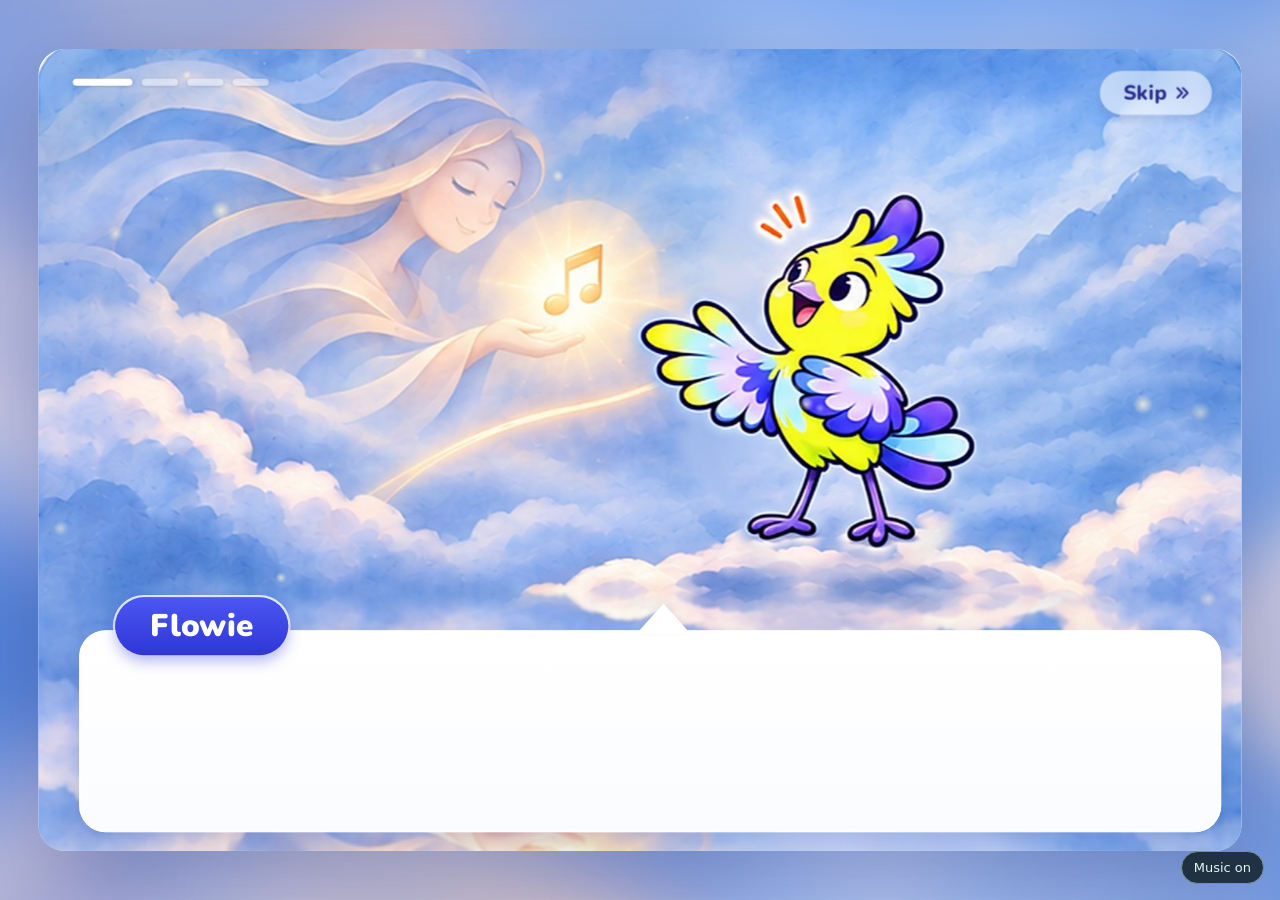
<file: flowie-intro.html>
<!doctype html>
<html lang="en">
<head>
<meta charset="utf-8">
<meta name="viewport" content="width=device-width, initial-scale=1">
<title>Flowie Intro</title>
<link rel="stylesheet" href="flowie-intro.css?v=10-folder">
</head>
<body>
<div id="backdrop"></div>
<div id="viewport">
  <div id="scene">
    <div id="pages"></div>
    <canvas id="spark" width="1536" height="1024"></canvas>
    <div id="dots"><i></i><i></i><i></i><i></i></div>
    <button id="skip" aria-label="Skip intro">Skip<svg viewBox="0 0 24 24" fill="none" stroke="currentColor" stroke-width="2.6" stroke-linecap="round" stroke-linejoin="round"><path d="M6 6l6 6-6 6M13 6l6 6-6 6"/></svg></button>
    <div id="dialog">
      <div id="box"></div><div id="tail"></div>
      <div id="tag">Flowie</div>
      <div id="text"></div>
      <div id="next"><span id="hint">Click anywhere to continue</span><svg viewBox="0 0 40 40"><circle cx="20" cy="20" r="18" fill="#4b57f2"/><path d="M13 17l7 7 7-7" fill="none" stroke="#fff" stroke-width="3.6" stroke-linecap="round" stroke-linejoin="round"/></svg></div>
      <button id="start">Start<svg viewBox="0 0 24 24"><path d="M7 4.5v15l12.5-7.5z" fill="#1d1868"/></svg></button>
    </div>
    <div id="veil"></div>
    
  </div>
</div>
<script src="flowie-intro.js?v=10-folder"></script>
<script src="ambient-music.js?v=14-silent-tutorial"></script>
</body>
</html>
</file>
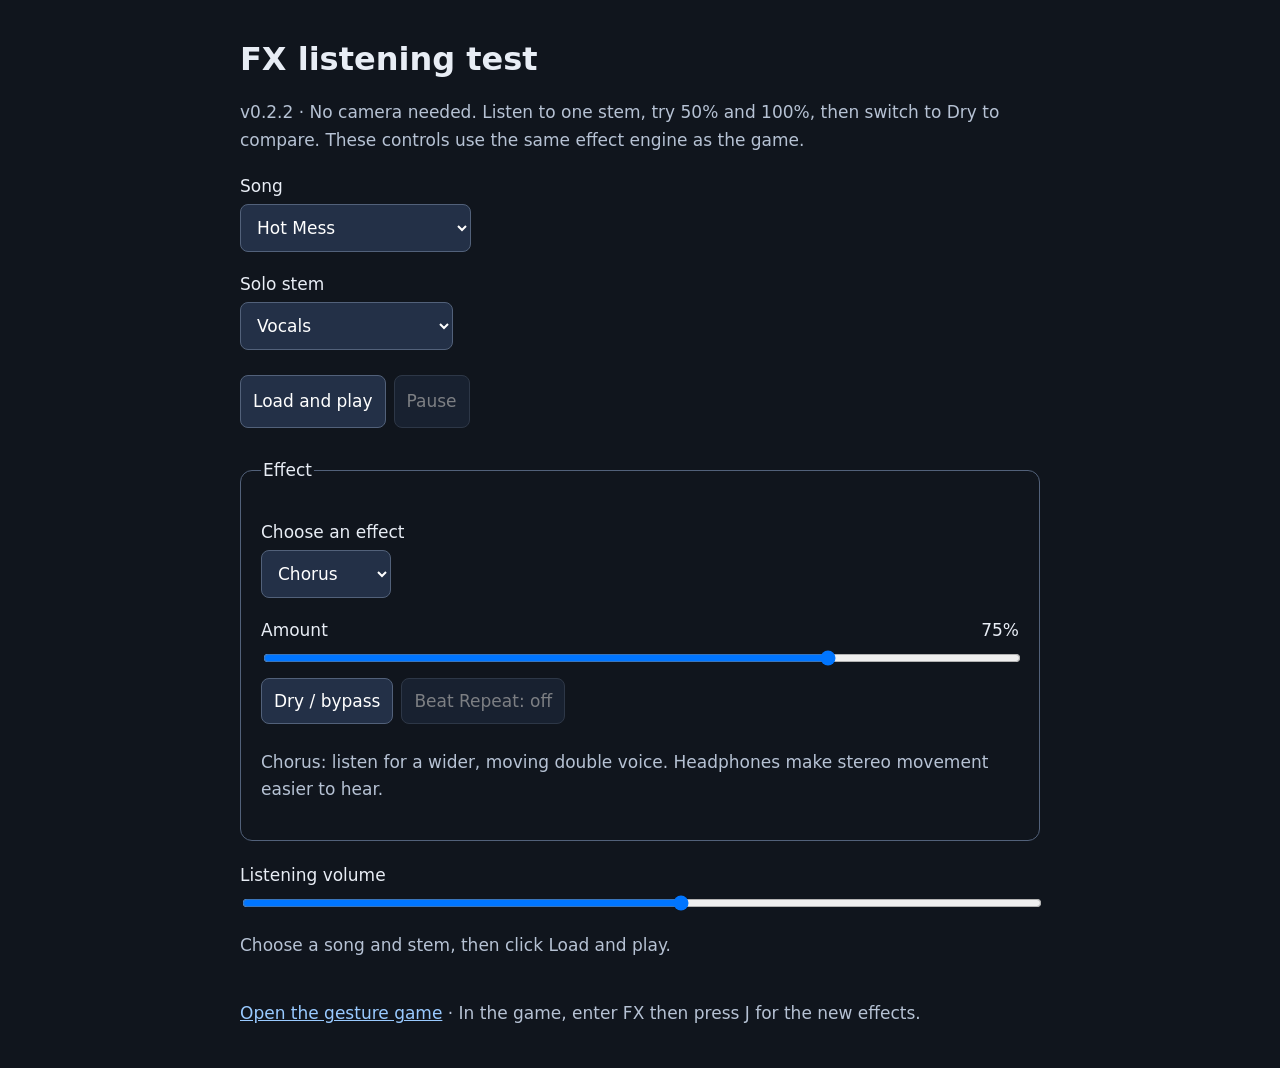
<file: fx-test.html>
<!doctype html>
<html lang="en"><head><meta charset="utf-8"><meta name="viewport" content="width=device-width,initial-scale=1"><title>Stem Flow — FX Listening Test</title>
<style>body{font:17px system-ui;background:#10151d;color:#e8edf5;max-width:800px;margin:40px auto;padding:0 24px}h1{font-size:32px}p{line-height:1.6;color:#b6c2d4}label{display:block;margin:22px 0 8px}select,button{font:inherit;padding:12px;background:#233047;color:white;border:1px solid #52617a;border-radius:8px}button{cursor:pointer;margin:8px 8px 8px 0}button:disabled{opacity:.45}input[type=range]{width:100%}a{color:#99caff}#status{min-height:3em}output{float:right}fieldset{border:1px solid #52617a;border-radius:12px;margin:24px 0;padding:20px}button[aria-pressed=true]{background:#315da4}</style></head>
<body><h1>FX listening test</h1><p>v0.2.2 · No camera needed. Listen to one stem, try 50% and 100%, then switch to Dry to compare. These controls use the same effect engine as the game.</p>
<label for="song">Song</label><select id="song"><option value="hot-mess">Hot Mess</option><option value="red-light-green-light">Red Light Green Light</option><option value="demo">Lifesaver</option></select>
<label for="stem">Solo stem</label><select id="stem"><option value="vocals">Vocals</option><option value="other">Other / instruments</option><option value="drums">Drums</option><option value="bass">Bass</option></select>
<p><button id="play">Load and play</button><button id="pause" disabled>Pause</button></p>
<fieldset><legend>Effect</legend><label for="effect">Choose an effect</label><select id="effect"><option value="chorus">Chorus</option><option value="tremolo">Tremolo</option><option value="distortion">Distortion</option></select>
<label for="amount">Amount <output id="amountValue">75%</output></label><input id="amount" type="range" min="0" max="100" value="75">
<button id="dry" aria-pressed="false">Dry / bypass</button><button id="repeat" aria-pressed="false" disabled>Beat Repeat: off</button>
<p id="hint">Chorus: listen for a wider, moving double voice. Headphones make stereo movement easier to hear.</p></fieldset>
<label for="volume">Listening volume</label><input id="volume" type="range" min="0" max="100" value="55">
<p id="status" role="status">Choose a song and stem, then click Load and play.</p><p><a href="index.html">Open the gesture game</a> · In the game, enter FX then press J for the new effects.</p>
<script src="stem-effects.js"></script><script>
'use strict';
const $=id=>document.getElementById(id);
let ctx,rack,source,master,buffer,started=0,offset=0,playing=false,loadToken=0;
const hints={chorus:'Chorus: listen for a wider, moving double voice. Headphones make stereo movement easier to hear.',tremolo:'Tremolo: listen for a rhythmic pulse. At 100%, each trough reaches silence.',distortion:'Distortion: listen for grit and extra harmonics. Try vocals, bass or drums.'};
function report(text){$('status').textContent=text;}
function position(){return buffer?((playing?ctx.currentTime-started:offset)%buffer.duration):0;}
function releaseRepeat(){rack?.release();$('repeat').textContent='Beat Repeat: off';$('repeat').setAttribute('aria-pressed','false');}
function stop(){if(source){source.stop();source.disconnect();source=null;}playing=false;$('pause').disabled=true;$('repeat').disabled=true;}
function apply(){if(!rack)return;for(const key of ['chorus','tremolo','distortion'])rack.set(key,key===$('effect').value&&$('dry').getAttribute('aria-pressed')!=='true'?Number($('amount').value)/100:0);}
function update(){ $('amountValue').value=$('amount').value+'%';$('hint').textContent=hints[$('effect').value];apply();}
async function load(){
  const token=++loadToken;releaseRepeat();stop();offset=0;buffer=null;
  if(ctx)await ctx.close();ctx=new AudioContext();await ctx.resume();const context=ctx;
  $('play').disabled=true;report('Loading selected stem...');
  try{
    const song=$('song').value,stem=$('stem').value;
    const response=await fetch(''+song+'-'+stem+'.mp3');if(!response.ok)throw new Error('Audio file could not be loaded');
    const decoded=await context.decodeAudioData(await response.arrayBuffer());if(token!==loadToken)return;
    buffer=decoded;rack=new StemEffectRack(context,{bass:stem==='bass',bpm:{'hot-mess':108,'red-light-green-light':136,demo:120}[song]});rack.buffer=buffer;
    master=context.createGain();master.gain.value=Number($('volume').value)/100;rack.output.connect(master).connect(context.destination);apply();start();
  }catch(e){if(token===loadToken)report('Could not start: '+e.message);}
  finally{if(token===loadToken)$('play').disabled=false;}
}
function start(){source=ctx.createBufferSource();source.buffer=buffer;source.loop=true;source.connect(rack.input);started=ctx.currentTime-offset;source.start(0,offset);playing=true;rack.sync(offset);$('pause').disabled=false;$('repeat').disabled=false;$('pause').textContent='Pause';report('Playing '+$('song').selectedOptions[0].text+' / '+$('stem').selectedOptions[0].text+'. Beat Repeat uses a provisional BPM estimate.');}
$('play').onclick=load;
for(const key of ['song','stem'])$(key).onchange=()=>{++loadToken;releaseRepeat();stop();buffer=null;rack=null;if(ctx)ctx.suspend();$('play').disabled=false;report('Selection changed. Click Load and play.');};
$('pause').onclick=async()=>{releaseRepeat();if(playing){offset=position();stop();$('pause').disabled=false;$('pause').textContent='Resume';report('Paused');}else if(buffer){await ctx.resume();start();}};
$('effect').onchange=update;$('amount').oninput=update;
$('dry').onclick=()=>{releaseRepeat();const dry=$('dry').getAttribute('aria-pressed')!=='true';$('dry').setAttribute('aria-pressed',String(dry));$('dry').textContent=dry?'Dry active — enable FX':'Dry / bypass';apply();};
$('volume').oninput=()=>{if(master)master.gain.setTargetAtTime(Number($('volume').value)/100,ctx.currentTime,.035);};
$('repeat').onclick=async()=>{if(!playing||!rack)return;if(rack.repeat){releaseRepeat();return;}try{$('dry').setAttribute('aria-pressed','false');$('dry').textContent='Dry / bypass';apply();const at=await rack.trigger(async()=>buffer,position,()=>playing);if(at!==null){$('repeat').textContent='Beat Repeat: on — release';$('repeat').setAttribute('aria-pressed','true');}}catch(e){report(e.message);}};
window.addEventListener('blur',releaseRepeat);document.addEventListener('visibilitychange',()=>{if(document.hidden)releaseRepeat();});
</script></body></html>
</file>
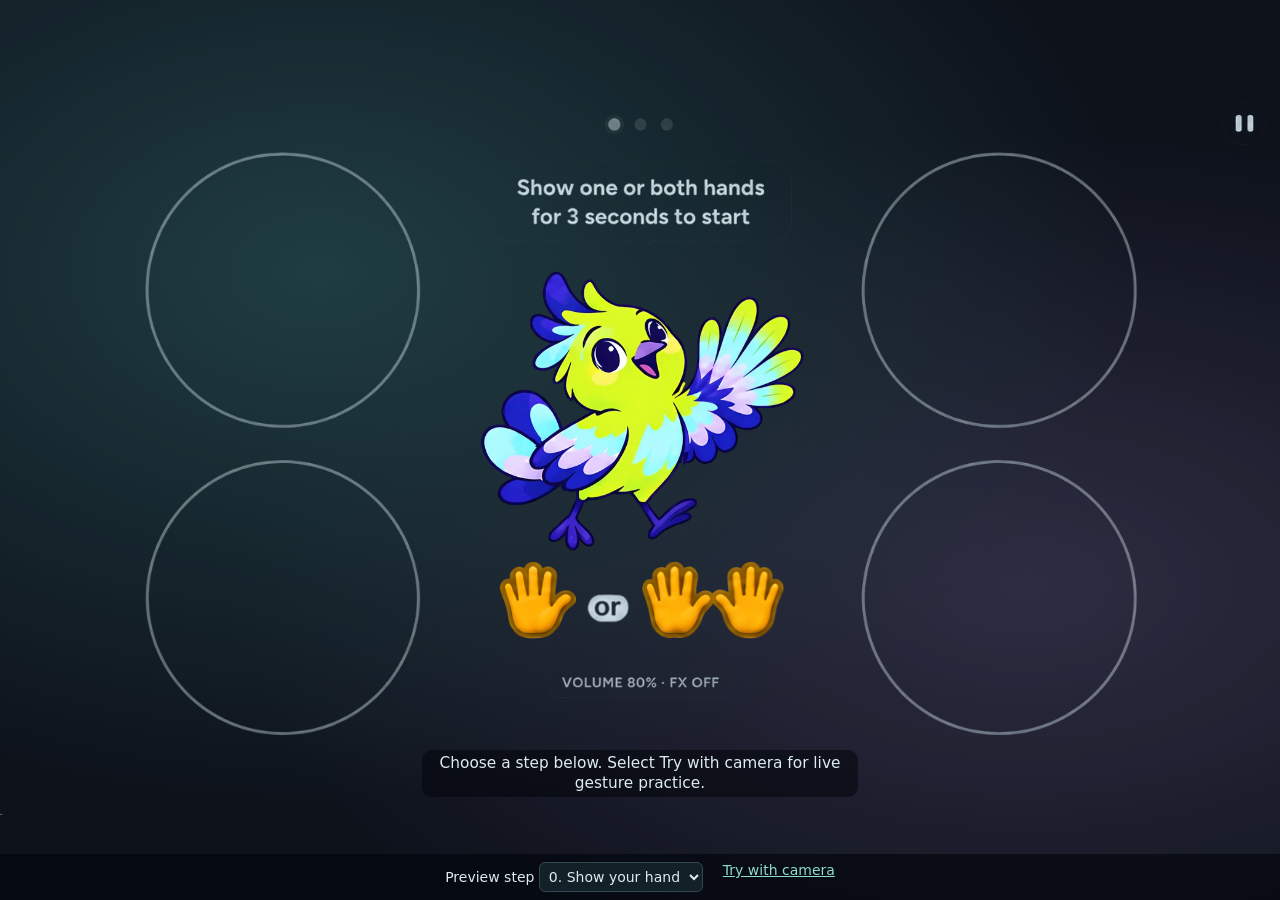
<file: tutorial-preview.html>
<!doctype html><html lang="en"><head><meta charset="utf-8"><meta name="viewport" content="width=device-width,initial-scale=1"><title>Flowie · Tutorial Preview</title><link rel="stylesheet" href="flowie-tutorial.css?v=10-folder"></head><body data-tutorial-preview="true"><script src="flowie-tutorial.js?v=10-folder"></script></body></html>
</file>
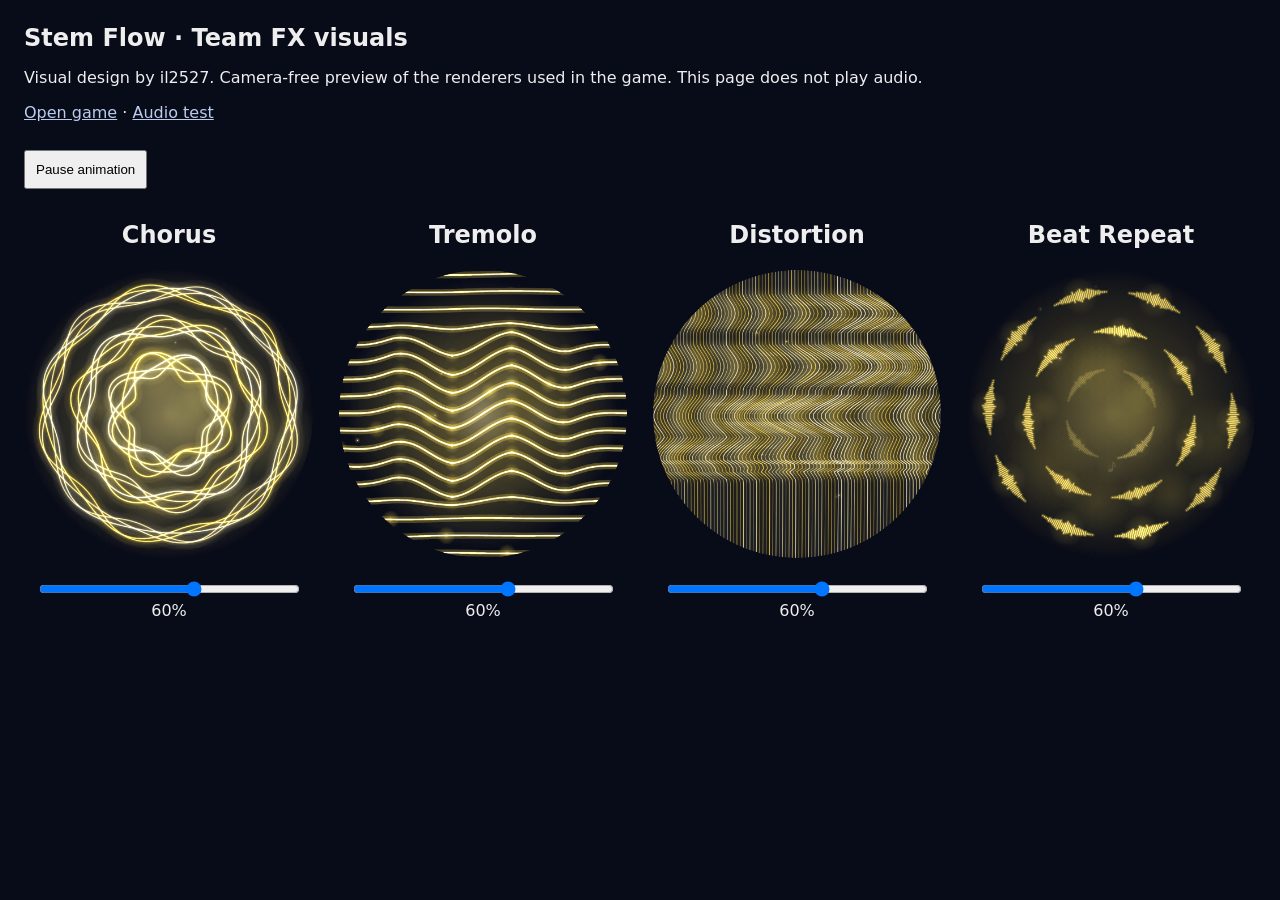
<file: visual-test.html>
<!doctype html><html lang="en"><meta charset="utf-8"><meta name="viewport" content="width=device-width,initial-scale=1"><title>Stem Flow · Visual test</title>
<style>body{margin:24px;background:#080b18;color:#eee;font:16px system-ui}h1{font-size:24px}a{color:#bce}main{display:grid;grid-template-columns:repeat(auto-fit,minmax(220px,1fr));gap:24px}section{text-align:center}canvas{width:100%;max-width:300px;aspect-ratio:1}input{width:90%}button{padding:10px;margin:12px 8px 12px 0}output{font-variant-numeric:tabular-nums}</style>
<h1>Stem Flow · Team FX visuals</h1><p>Visual design by il2527. Camera-free preview of the renderers used in the game. This page does not play audio.</p><p><a href="index.html">Open game</a> · <a href="fx-test.html">Audio test</a></p><button id="pause">Pause animation</button><span id="cost"></span><main id="grid"></main>
<script src="team-visuals.js"></script><script>
const kinds=['chorus','tremolo','distortion','beat_repeat'],names=['Chorus','Tremolo','Distortion','Beat Repeat'];
const views=kinds.map((kind,i)=>{const el=document.createElement('section');el.innerHTML=`<h2>${names[i]}</h2><canvas width="512" height="512" aria-label="${names[i]} visual"></canvas><p><input type="range" min="0" max="100" value="60" aria-label="${names[i]} amount"><output>60%</output></p>`;grid.append(el);const input=el.querySelector('input');input.oninput=()=>el.querySelector('output').value=input.value+'%';return{ctx:el.querySelector('canvas').getContext('2d'),input,last:null};});
let paused=false,last=0,batch=0,avg=0,frames=0;pause.onclick=()=>{paused=!paused;pause.textContent=paused?'Resume animation':'Pause animation';views.forEach(v=>v.last=null);};
function tick(now){requestAnimationFrame(tick);if(paused||document.hidden){views.forEach(v=>v.last=null);return;}if(now-last<1000/60-.5)return;last=now;const start=performance.now();for(let n=0;n<2;n++){const i=batch++%4,v=views[i],dt=v.last===null?1/30:Math.min(.1,(now-v.last)/1000);v.last=now;v.ctx.setTransform(1,0,0,1,0,0);v.ctx.clearRect(0,0,512,512);StemTeamVisuals.draw(v.ctx,i,kinds[i],'vocals',v.input.value/100,dt);}avg=avg*.9+(performance.now()-start)*.1;if(++frames%30===0)cost.textContent=`Drawing: ${avg.toFixed(1)} ms per batch`;}
requestAnimationFrame(tick);
</script></html>
</file>
<file: flowie-intro.css>
@font-face{font-family:"Nunito";font-weight:900;src:url(0cba53564c5f.woff2) format("woff2")}
@font-face{font-family:"Nunito";font-weight:800;src:url(5b6eb685c756.woff2) format("woff2")}
:root{--ink:#24159f;--tag1:#4b57f2;--tag2:#2f36d6;--lime:#dcf72e}
*{box-sizing:border-box;margin:0;padding:0}
html,body{width:100%;height:100%;overflow:hidden;background:#cfdcf6;font-family:"Nunito",system-ui,sans-serif;-webkit-user-select:none;user-select:none}
#backdrop{position:fixed;inset:-60px;background-size:cover;background-position:center;filter:blur(38px) saturate(1.1) brightness(1.02);transform:scale(1.1);transition:background-image 1s}
#backdrop::after{content:"";position:absolute;inset:0;background:radial-gradient(ellipse at center,rgba(255,255,255,0) 40%,rgba(40,50,120,.28) 100%)}
#viewport{position:fixed;inset:0;cursor:pointer}
#scene{position:absolute;left:50%;top:50%;width:1536px;height:1024px;transform-origin:center;border-radius:34px;overflow:hidden;box-shadow:0 40px 120px rgba(30,40,110,.35),0 0 0 1px rgba(255,255,255,.5) inset;background:#bcd0f4;flex:none}
#pages{position:absolute;inset:0;z-index:0;isolation:isolate}
#spark,#dots,#skip,#dialog,#veil,#end{z-index:2}
.page{position:absolute;inset:0;opacity:0;pointer-events:none;will-change:opacity,transform}
.cam{position:absolute;inset:0;will-change:transform}
.bg{position:absolute;inset:0;width:100%;height:100%;will-change:transform,filter}
.layer{position:absolute;will-change:transform}
.layer img{display:block;width:100%;height:100%}
.float{width:100%;height:100%;will-change:transform}
.glow{position:absolute;border-radius:50%;pointer-events:none;mix-blend-mode:screen;background:radial-gradient(circle,rgba(255,236,170,.85) 0%,rgba(255,220,140,.35) 35%,rgba(255,220,140,0) 70%)}
#spark{position:absolute;inset:0;pointer-events:none}
/* ---- dialogue ---- */
#dialog{position:absolute;left:52px;right:26px;top:742px;height:258px;opacity:0;transform:translateY(40px)}
#box{position:absolute;inset:0;border-radius:34px;background:linear-gradient(#fff,#fbfcff);box-shadow:0 14px 36px rgba(40,60,150,.22),0 0 0 2px rgba(255,255,255,.9) inset,0 -1px 0 rgba(150,170,230,.25) inset}
#tail{position:absolute;left:712px;top:-34px;width:0;height:0;border-left:34px solid transparent;border-right:34px solid transparent;border-bottom:38px solid #fff;filter:drop-shadow(0 -3px 4px rgba(40,60,150,.08))}
#tag{position:absolute;left:46px;top:-42px;height:74px;padding:0 44px;border-radius:40px;background:linear-gradient(180deg,var(--tag1),var(--tag2));color:#fff;font-weight:900;font-size:40px;line-height:74px;letter-spacing:.5px;box-shadow:0 8px 18px rgba(47,54,214,.35),0 0 0 3px rgba(255,255,255,.85)}
#text{position:absolute;left:70px;right:70px;top:0;bottom:34px;display:flex;flex-direction:column;justify-content:center;align-items:center;text-align:center;color:var(--ink);font-weight:900;font-size:47px;line-height:1.28;padding-top:8px}
#text .ln{display:block;white-space:nowrap}
#text .ch{opacity:0;display:inline-block;transform:translateY(6px);transition:opacity .22s ease,transform .32s cubic-bezier(.2,.8,.2,1)}
#text .ch.on{opacity:1;transform:none}
#text .sp{display:inline}
#next{position:absolute;right:36px;bottom:14px;display:flex;align-items:center;gap:14px;opacity:0;transition:opacity .35s ease;color:#7a83c9;font-weight:800;font-size:24px;letter-spacing:.3px}
#next.on{opacity:1}
#next svg{width:34px;height:34px;animation:nudge 1.1s cubic-bezier(.45,0,.55,1) infinite}
@keyframes nudge{0%,100%{transform:translateY(-3px)}50%{transform:translateY(6px)}}
#start{position:absolute;right:34px;bottom:26px;height:72px;padding:0 40px 0 34px;border:0;border-radius:40px;background:var(--lime);color:#1d1868;font:900 34px "Nunito";display:flex;align-items:center;gap:14px;cursor:pointer;opacity:0;transform:scale(.85);pointer-events:none;box-shadow:0 10px 24px rgba(160,190,20,.35),0 0 0 3px #fff;transition:opacity .4s ease,transform .5s cubic-bezier(.34,1.56,.64,1)}
#start.on{opacity:1;transform:scale(1);pointer-events:auto;animation:breathe 2.2s ease-in-out .6s infinite}
#start svg{width:28px;height:28px}
@keyframes breathe{0%,100%{box-shadow:0 10px 24px rgba(160,190,20,.35),0 0 0 3px #fff,0 0 0 0 rgba(220,247,46,.6)}50%{box-shadow:0 10px 24px rgba(160,190,20,.35),0 0 0 3px #fff,0 0 0 16px rgba(220,247,46,0)}}
/* ---- chrome ---- */
#dots{position:absolute;left:44px;top:38px;display:flex;gap:12px}
#dots i{width:46px;height:9px;border-radius:9px;background:rgba(255,255,255,.45);box-shadow:0 1px 4px rgba(30,40,110,.18);transition:background .5s,width .5s cubic-bezier(.2,.8,.2,1)}
#dots i.on{background:#fff;width:76px}
#skip{position:absolute;right:38px;top:28px;height:56px;padding:0 26px 0 30px;border:0;border-radius:30px;background:rgba(255,255,255,.55);backdrop-filter:blur(8px);-webkit-backdrop-filter:blur(8px);color:#2a2c8c;font:800 26px "Nunito";display:flex;align-items:center;gap:8px;cursor:pointer;box-shadow:0 4px 14px rgba(30,40,110,.15);transition:background .2s,transform .2s}
#skip:hover{background:rgba(255,255,255,.85);transform:translateY(-1px)}
#skip svg{width:24px;height:24px}
/* ---- end ---- */
#veil{position:absolute;inset:0;background:#fff;opacity:0;pointer-events:none}
#end{position:absolute;inset:0;display:flex;flex-direction:column;align-items:center;justify-content:center;gap:34px;opacity:0;pointer-events:none;color:var(--ink)}
#end h1{font-weight:900;font-size:64px}
#end p{font-weight:800;font-size:28px;color:#6b72b8}
#replay{height:70px;padding:0 44px;border:0;border-radius:40px;background:linear-gradient(180deg,var(--tag1),var(--tag2));color:#fff;font:900 30px "Nunito";cursor:pointer;box-shadow:0 10px 24px rgba(47,54,214,.3)}
@media (prefers-reduced-motion:reduce){.float{animation:none!important}}
</file>
<file: flowie-tutorial.css>
#flowieTutorial{position:fixed;inset:0;z-index:105;background:rgba(3,5,11,.12);display:grid;place-items:center;color:#dcecf1;font-family:system-ui,sans-serif}
#flowieTutorial[hidden]{display:none}
.tutorial-card-art{position:relative;width:min(100vw,175.1vh);aspect-ratio:1660/948;background:transparent;overflow:hidden}
.tutorial-card-art>canvas{display:block;width:100%;height:100%}
.tutorial-gesture{position:absolute;pointer-events:none;will-change:transform;transform-origin:50% 50%}
.tutorial-bird{position:absolute;display:block;object-fit:contain;pointer-events:none;background:transparent}
@keyframes tutorial-pinch{0%,100%{transform:translateY(0)}25%{transform:translateY(-12%)}75%{transform:translateY(12%)}}
@keyframes tutorial-thumb{0%,20%,100%{transform:scale(1)}6%{transform:scale(.89)}13%{transform:scale(1.04)}}
.tutorial-value{position:absolute;left:14%;top:38%;font-size:clamp(14px,2vw,28px);font-weight:750;color:#8edbcc;background:rgba(3,5,11,.6);padding:4px 12px;border-radius:18px}
.tutorial-value[data-zone=bottom-left]{top:80%}.tutorial-value[data-zone=top-right]{left:72%}.tutorial-value[data-zone=bottom-right]{left:72%;top:80%}
.tutorial-feedback{position:absolute;left:33%;right:33%;top:87.5%;margin:0;text-align:center;font-size:clamp(11px,1.2vw,18px);line-height:1.35;letter-spacing:0;color:#dcecf1;background:rgba(3,5,11,.6)}
#flowieTutorial #introNext{position:absolute;inset:auto 1% 5% auto;width:14%;height:7%;min-width:0;border-radius:40px;border:1px solid #b5dce0;color:#fff;background:linear-gradient(to right,#086775 var(--hold,0%),#069eaf var(--hold,0%));font-size:clamp(13px,1.6vw,26px);padding:0;opacity:1}
#flowieTutorial #introNext:disabled{background:#17252e;color:#7a8c9b;border-color:#344650}
#flowieTutorial #introPause{position:absolute;top:1.5%;right:.5%;width:4%;height:7%;background:#03050b;color:#dcecf1;border:0;border-radius:50%;font-size:clamp(16px,2vw,28px);padding:0}
.tutorial-skip{position:absolute;left:1%;top:2%;background:#03050b;color:#b4c9d0;border:1px solid #344650;border-radius:22px;font-size:clamp(11px,1vw,16px);padding:6px 12px;letter-spacing:0}
body.flowie-tutorial #introPanel,body.flowie-tutorial #handPrompt,body.flowie-tutorial #instruction,body.flowie-tutorial #hud{visibility:hidden}
body.flowie-tutorial .hand-dot{z-index:130;border:2px solid #079baa;background:#09b4c880;box-shadow:none}
body.intro-active .modal-overlay.visible{z-index:200}
.tutorial-preview-nav{position:fixed;bottom:0;left:0;right:0;z-index:140;background:#03050b;padding:8px;display:flex;gap:20px;justify-content:center;font:14px system-ui;color:#dcecf1}
.tutorial-preview-nav select{padding:5px;font:inherit}.tutorial-preview-nav a{color:#8edbcc}
body[data-tutorial-preview=true] .tutorial-card-art{width:min(100vw,160vh)}
@media(prefers-reduced-motion:reduce){.tutorial-gesture{animation:none!important}}

.tutorial-preview-nav select{background:#122028;color:#dcecf1;border:1px solid #344650;border-radius:6px}

/* Reuse the game's live camera and veil instead of painting a solid backdrop. */
body.flowie-tutorial #preflight{visibility:hidden;pointer-events:none}
.tutorial-welcome{position:absolute;left:33%;right:33%;top:79%;display:flex;gap:8px;flex-wrap:wrap;justify-content:center;z-index:2}
.tutorial-welcome[hidden]{display:none}
.tutorial-welcome #songSelect{width:100%!important;padding:6px!important;background:rgba(8,14,20,.78)!important;font-size:clamp(12px,1.1vw,18px)!important}
.tutorial-welcome button{padding:8px 14px;border:1px solid #8edbcc;border-radius:24px;background:rgba(8,50,55,.85);color:#fff;font-size:clamp(12px,1.1vw,18px);letter-spacing:0;cursor:pointer}
.tutorial-welcome button:disabled{opacity:.5;cursor:wait}
body[data-tutorial-preview=true]{background:radial-gradient(ellipse at 25% 30%,#24464b,transparent 60%),radial-gradient(ellipse at 80% 65%,#35334b,transparent 55%),#10151e}
body[data-tutorial-preview=true] .tutorial-preview-nav{background:rgba(3,5,11,.65)}
body.flowie-tutorial #stage,body.flowie-tutorial #orbs{visibility:hidden}
body.flowie-tutorial .tutorial-feedback{top:91%;background:rgba(3,5,11,.55);border-radius:10px;padding:3px}

/* Recording is available before either tutorial or direct play. */
.tutorial-recording{position:absolute;left:2%;bottom:3%;width:27%;box-sizing:border-box;padding:12px;border:1px solid #49616b;border-radius:12px;background:rgba(3,5,11,.78);color:#dcecf1;font:clamp(11px,1vw,15px)/1.4 system-ui;text-align:left}
.tutorial-recording[hidden]{display:none}
.tutorial-recording .record-option{display:flex;align-items:center;gap:10px;justify-content:space-between;margin:0;font:inherit;letter-spacing:0}
.tutorial-recording input{width:20px;height:20px;flex-shrink:0;accent-color:#58c8ba;cursor:pointer}
.tutorial-recording #recordFormatHint{margin:8px 0 0;font:inherit;color:#b4c9d0;letter-spacing:0}

.tutorial-song-title{display:none;position:absolute;top:9%;left:20%;right:20%;margin:0;text-align:center;color:#eaf5f4;font:600 clamp(22px,3vw,42px)/1.3 system-ui}
.choosing-song .tutorial-song-title{display:block}
.choosing-song .tutorial-card-art>canvas:first-child,.choosing-song .tutorial-gestures{visibility:hidden}
body[data-tutorial-preview=true]{margin:0;min-height:100vh}
</file>
